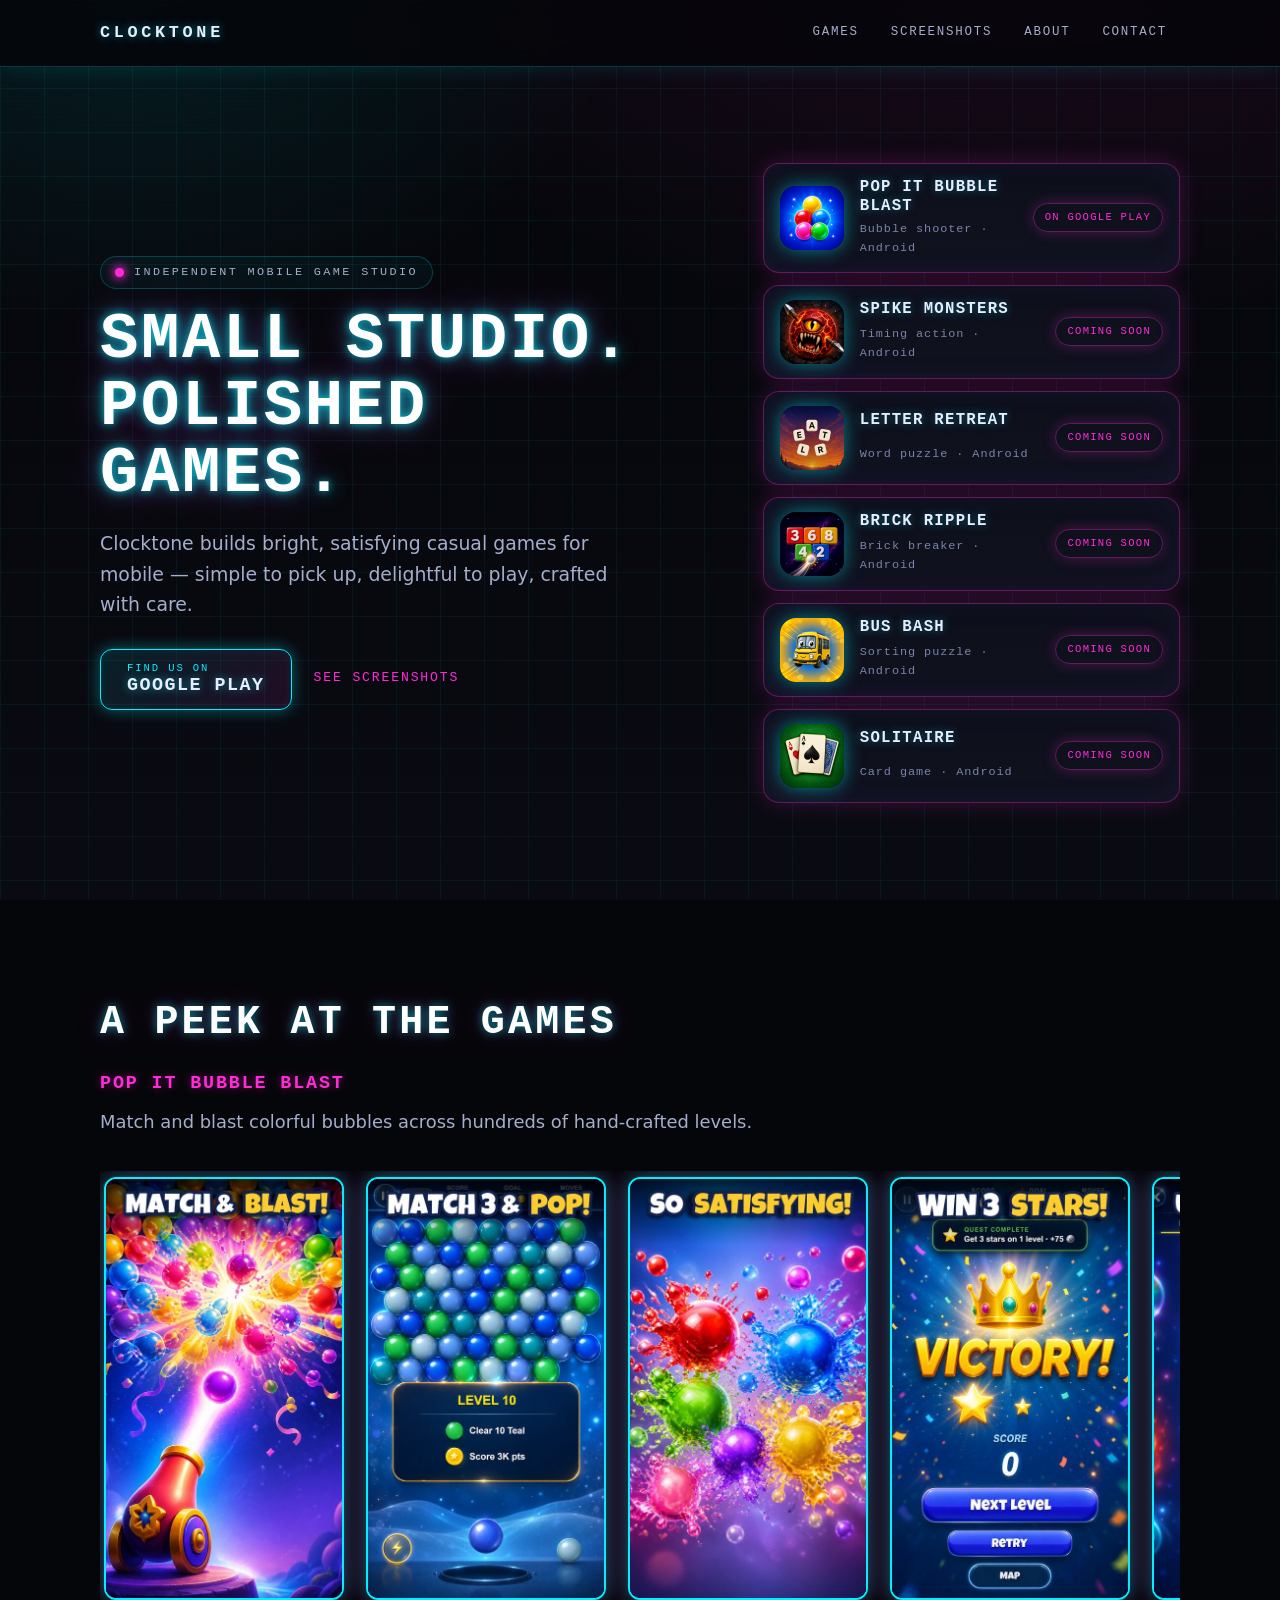
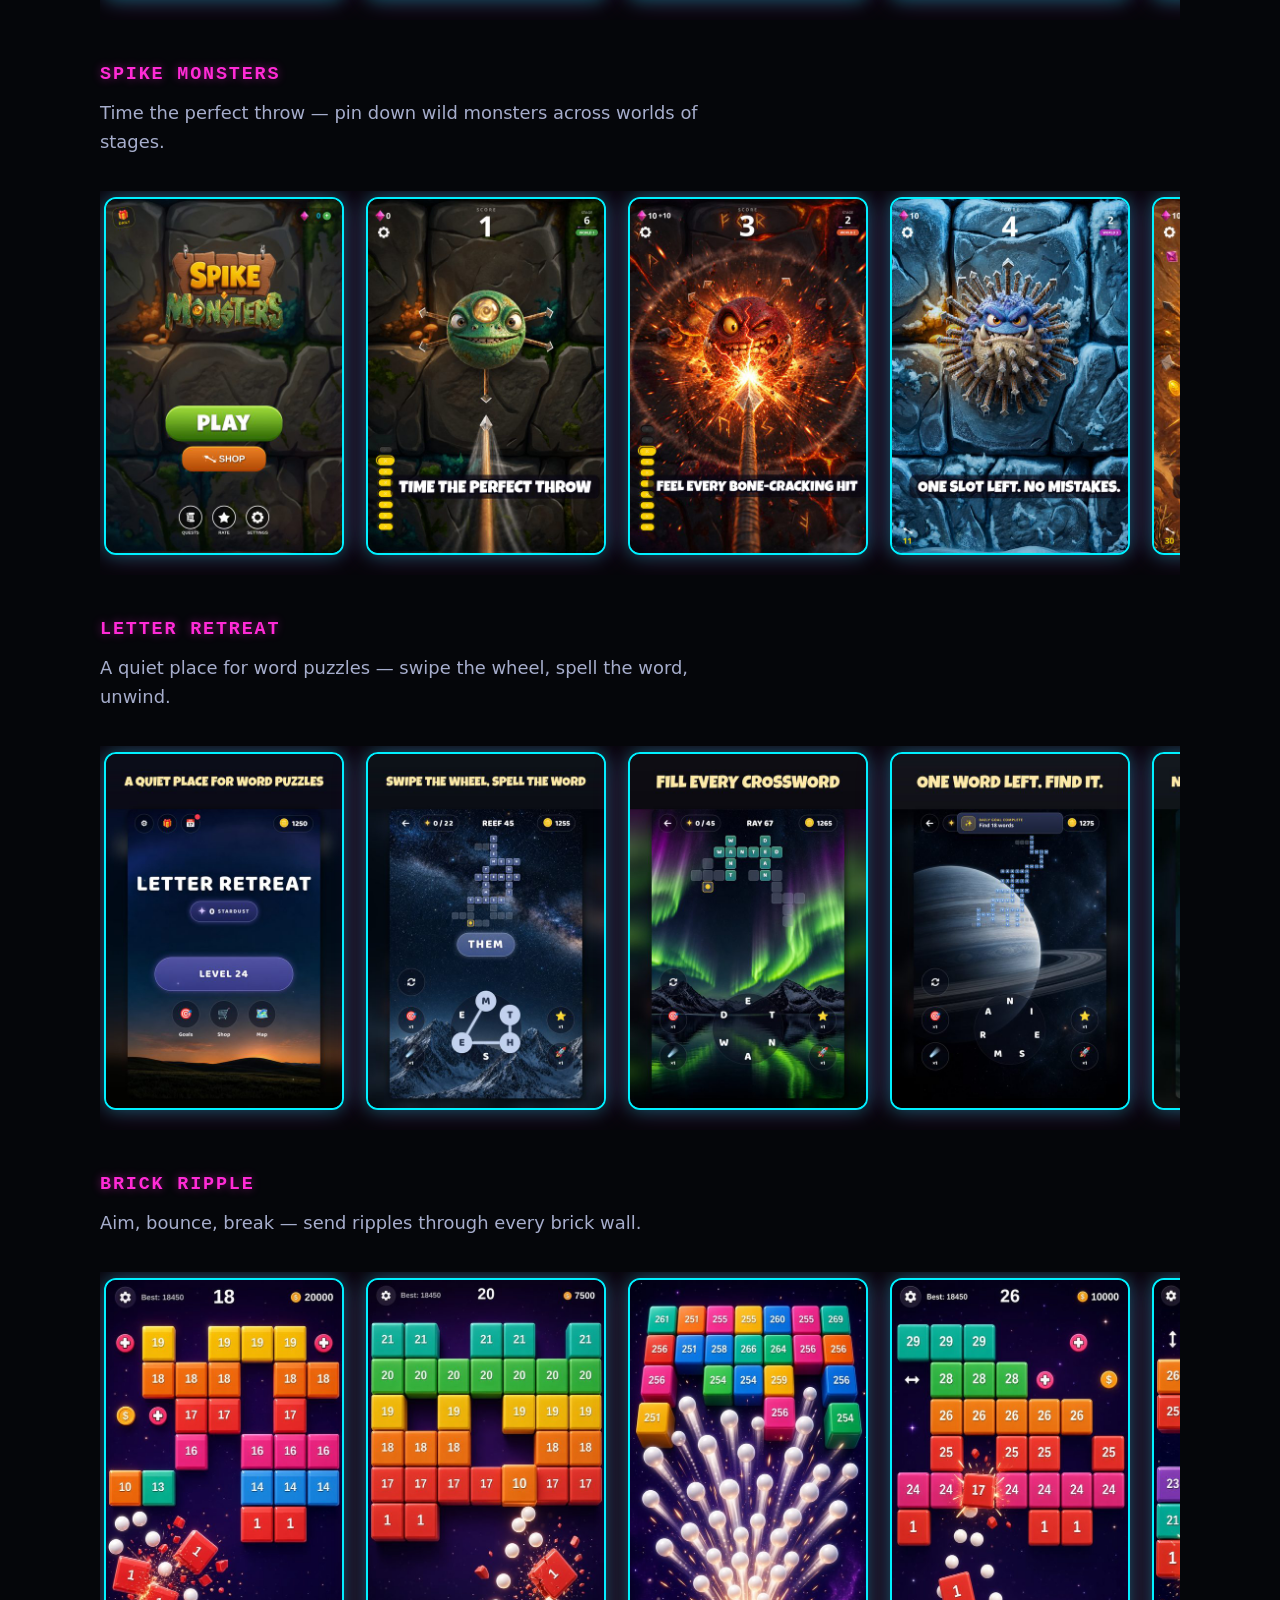
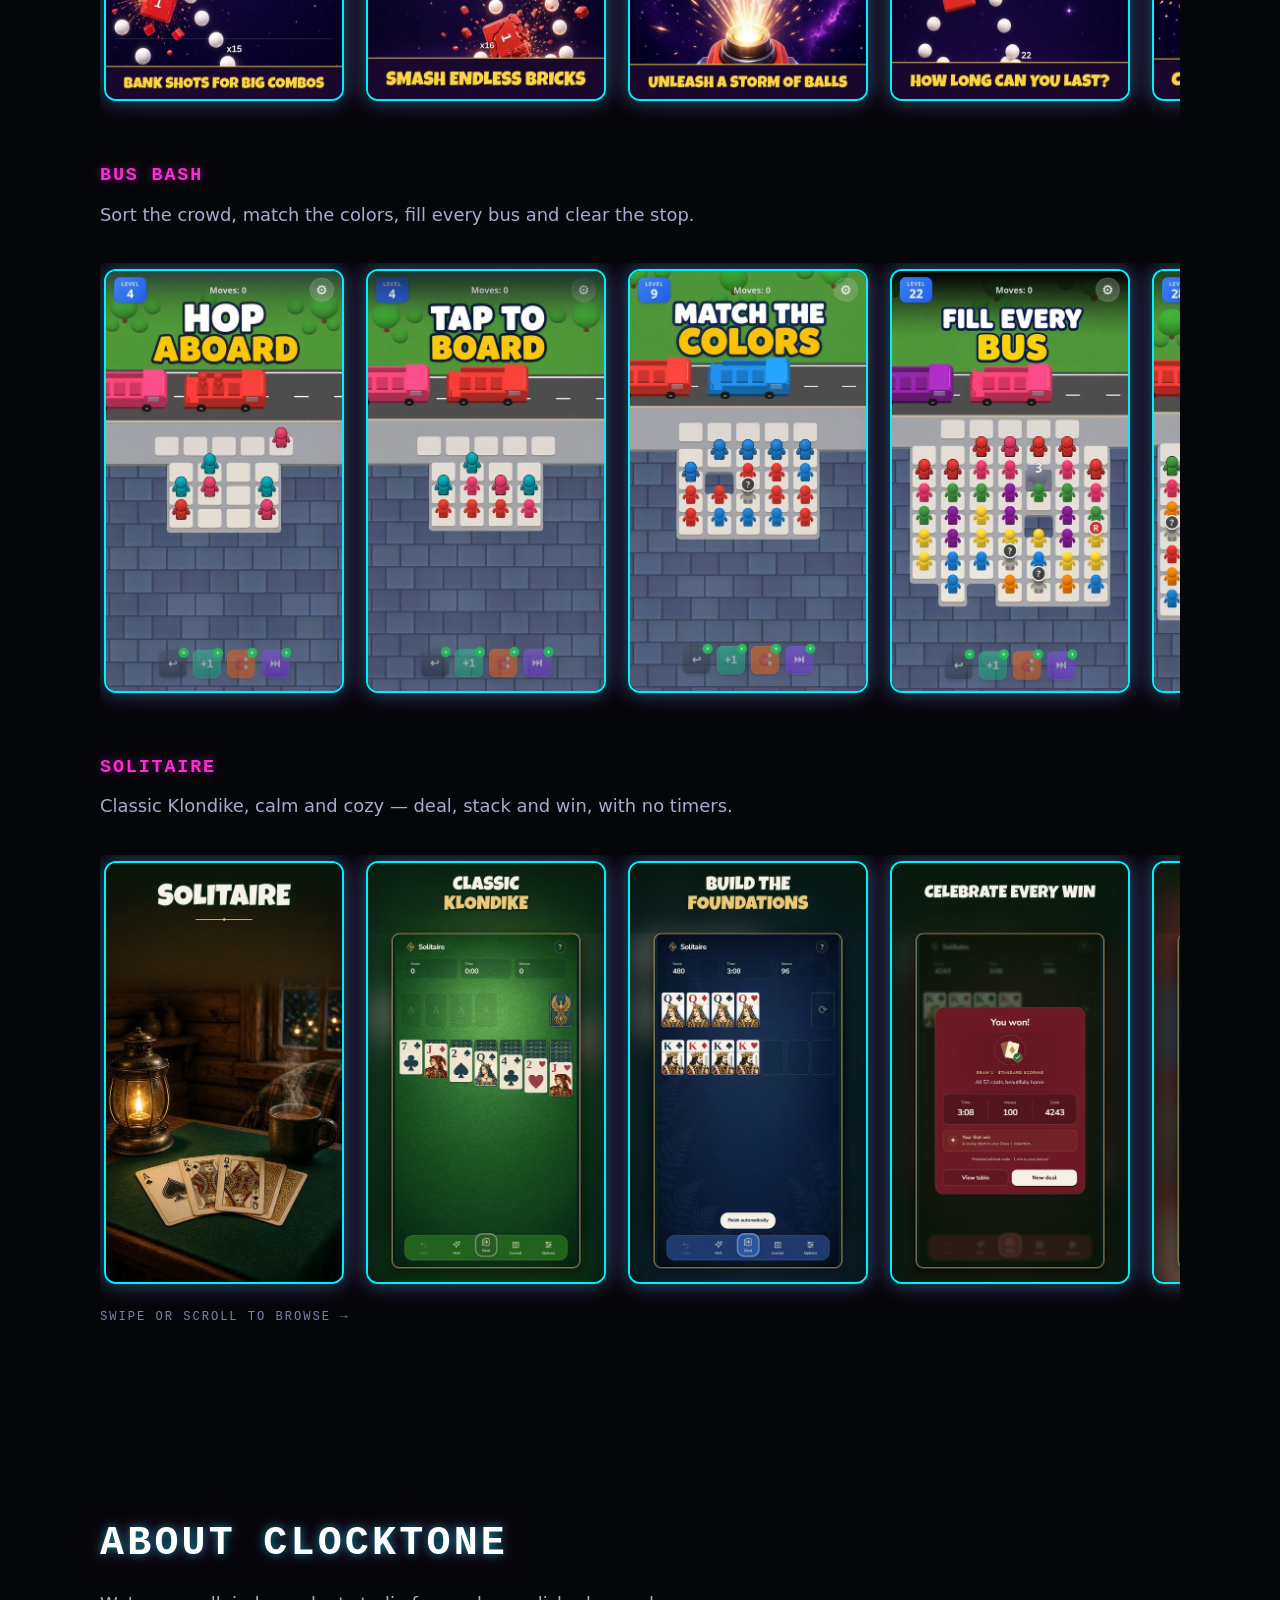
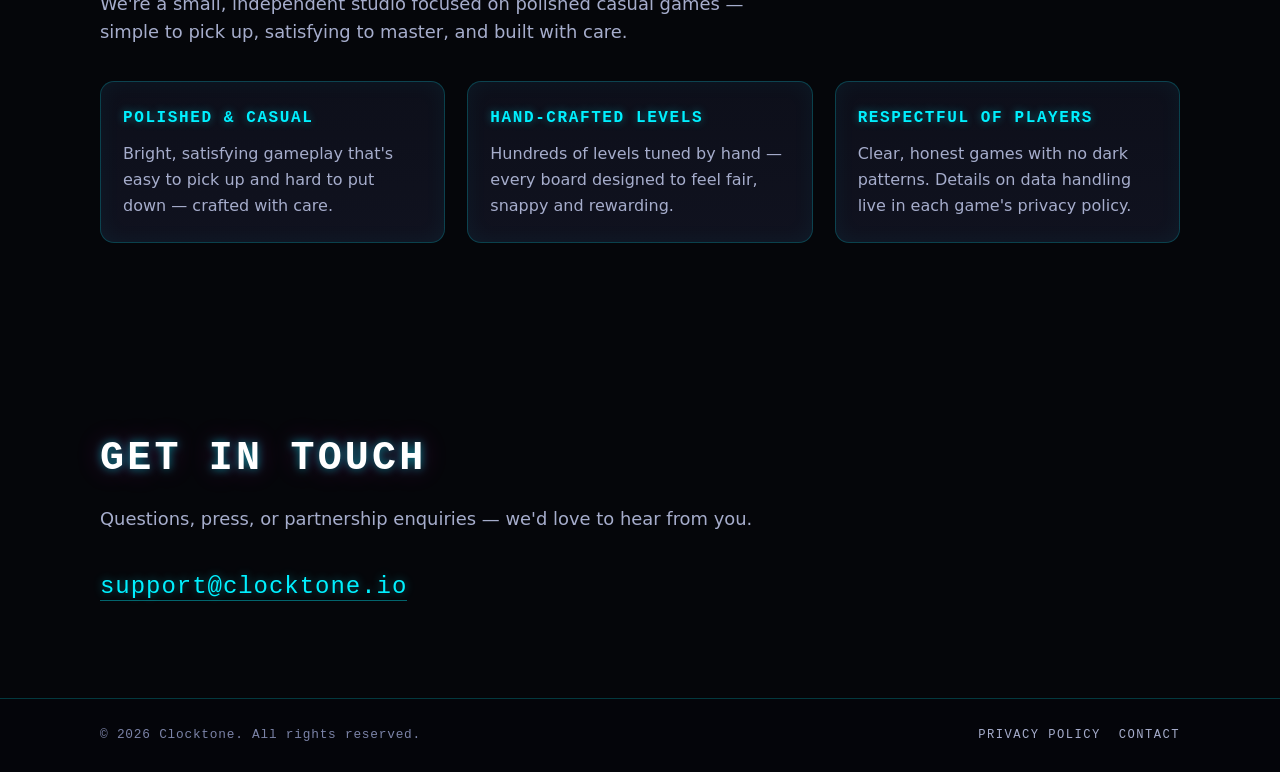
<file: index.html>
<!-- Variant: Dark Neon Arcade -->
<!DOCTYPE html>
<html lang="en">
<head>
  <meta charset="utf-8">
  <meta name="viewport" content="width=device-width, initial-scale=1">
  <title>Clocktone — Indie Mobile Game Studio</title>
  <meta name="description" content="Clocktone is a small independent studio crafting polished casual mobile games: Pop It Bubble Blast, Spike Monsters, Letter Retreat, Brick Ripple, Bus Bash, and Solitaire on Google Play.">
  <link rel="icon" type="image/png" href="assets/favicon.png">
  <link rel="apple-touch-icon" href="assets/icon-512.png">
  <link rel="canonical" href="index.html">
  <meta name="theme-color" content="#05060a">
  <meta property="og:type" content="website">
  <meta property="og:title" content="Clocktone — Indie Mobile Game Studio">
  <meta property="og:description" content="A small independent studio crafting polished casual games: Pop It Bubble Blast, Spike Monsters, Letter Retreat, Brick Ripple, Bus Bash, and Solitaire.">
  <meta property="og:image" content="assets/icon-512.png">
  <meta name="twitter:card" content="summary">
  <meta name="facebook-domain-verification" content="9g7r8xvypyueyzxzrxx1bj2gfw8gye" />
  <link rel="stylesheet" href="style.css">
</head>
<body>
  <a class="skip-link" href="#main">Skip to content</a>

  <header class="site-header">
    <div class="wrap header-inner">
      <a class="brand" href="index.html" aria-label="Clocktone home">
        <span class="brand-name">Clocktone</span>
      </a>
      <nav class="primary-nav" aria-label="Primary">
        <button class="nav-toggle" aria-expanded="false" aria-controls="nav-menu" aria-label="Toggle navigation menu">
          <span class="nav-toggle-bar" aria-hidden="true"></span>
          <span class="nav-toggle-bar" aria-hidden="true"></span>
          <span class="nav-toggle-bar" aria-hidden="true"></span>
        </button>
        <ul class="nav-menu" id="nav-menu">
          <li><a href="#games">Games</a></li>
          <li><a href="#screenshots">Screenshots</a></li>
          <li><a href="#about">About</a></li>
          <li><a href="#contact">Contact</a></li>
        </ul>
      </nav>
    </div>
  </header>

  <main id="main">
    <section class="hero" id="games">
      <div class="wrap hero-grid">
        <div class="hero-copy">
          <p class="eyebrow"><span class="pulse-dot" aria-hidden="true"></span>Independent mobile game studio</p>
          <h1 class="hero-title">Small studio.<br>Polished games.</h1>
          <p class="lede">Clocktone builds bright, satisfying casual games for mobile — simple to pick up, delightful to play, crafted with care.</p>
          <div class="hero-actions">
            <a class="store-badge" href="#" role="button" aria-disabled="true" aria-label="Clocktone games on Google Play">
              <span class="store-badge-small">Find us on</span>
              <span class="store-badge-big">Google Play</span>
            </a>
            <a class="link-secondary" href="#screenshots">See screenshots</a>
          </div>
        </div>

        <div class="games-grid">
          <div class="game-card">
            <img class="game-icon" src="assets/icon-512.png" width="96" height="96" alt="Pop It Bubble Blast app icon: five glossy candy-colored bubbles on a royal blue background.">
            <h2 class="game-title">Pop It Bubble Blast</h2>
            <p class="game-meta">Bubble shooter · Android</p>
            <p class="coming-tag">On Google Play</p>
          </div>
          <div class="game-card">
            <img class="game-icon" src="assets/spike-icon-512.png" width="96" height="96" alt="Spike Monsters app icon: a fiery one-eyed monster ball pierced by two metal spears.">
            <h2 class="game-title">Spike Monsters</h2>
            <p class="game-meta">Timing action · Android</p>
            <p class="coming-tag">Coming soon</p>
          </div>
          <div class="game-card">
            <img class="game-icon" src="assets/letter-icon-512.png" width="96" height="96" alt="Letter Retreat app icon: cream letter tiles floating over a sunset mountain landscape.">
            <h2 class="game-title">Letter Retreat</h2>
            <p class="game-meta">Word puzzle · Android</p>
            <p class="coming-tag">Coming soon</p>
          </div>
          <div class="game-card">
            <img class="game-icon" src="assets/brick-icon-512.png" width="96" height="96" alt="Brick Ripple app icon.">
            <h2 class="game-title">Brick Ripple</h2>
            <p class="game-meta">Brick breaker · Android</p>
            <p class="coming-tag">Coming soon</p>
          </div>
          <div class="game-card">
            <img class="game-icon" src="assets/bus-icon-512.png" width="96" height="96" alt="Bus Bash app icon: a bright bus loaded with colorful passengers.">
            <h2 class="game-title">Bus Bash</h2>
            <p class="game-meta">Sorting puzzle · Android</p>
            <p class="coming-tag">Coming soon</p>
          </div>
          <div class="game-card">
            <img class="game-icon" src="assets/solitaire-icon-512.png" width="96" height="96" alt="Solitaire app icon: a fanned hand of playing cards on a green felt table.">
            <h2 class="game-title">Solitaire</h2>
            <p class="game-meta">Card game · Android</p>
            <p class="coming-tag">Coming soon</p>
          </div>
        </div>
      </div>
    </section>

    <section class="section screenshots" id="screenshots">
      <div class="wrap">
        <h2 class="section-title">A peek at the games</h2>

        <h3 class="shots-game-title">Pop It Bubble Blast</h3>
        <p class="section-lede">Match and blast colorful bubbles across hundreds of hand-crafted levels.</p>
        <ul class="shots" role="list">
          <li class="shot"><img src="assets/shot-01.jpg" width="480" height="853" loading="lazy" alt="A cannon fires a purple bubble into a rainbow burst of popping bubbles."></li>
          <li class="shot"><img src="assets/shot-02.jpg" width="480" height="853" loading="lazy" alt="A blue-themed level board with a Level 10 objective: clear 10 teal bubbles and score 3K points."></li>
          <li class="shot"><img src="assets/shot-03.jpg" width="480" height="853" loading="lazy" alt="Glossy red, blue, green, purple, pink and yellow bubbles bursting in a colorful splash."></li>
          <li class="shot"><img src="assets/shot-04.jpg" width="480" height="853" loading="lazy" alt="Victory screen with a golden crown, stars and a Next Level button after completing a level."></li>
          <li class="shot"><img src="assets/shot-05.jpg" width="480" height="853" loading="lazy" alt="Boosters shop showing Rainbow Bubble, Bomb, Fireball, Lightning and other power-ups."></li>
          <li class="shot"><img src="assets/shot-06.jpg" width="480" height="853" loading="lazy" alt="A triangular cluster of multicolored bubbles including special star, freeze and bomb bubbles."></li>
        </ul>

        <h3 class="shots-game-title">Spike Monsters</h3>
        <p class="section-lede">Time the perfect throw — pin down wild monsters across worlds of stages.</p>
        <ul class="shots" role="list">
          <li class="shot"><img src="assets/spike-shot-01.jpg" width="480" loading="lazy" alt="Spike Monsters title screen with hanging wooden signs, a green Play button and an orange Shop button on a dungeon wall."></li>
          <li class="shot"><img src="assets/spike-shot-02.jpg" width="480" loading="lazy" alt="A green googly-eyed monster ball stuck with arrows as a spear is aimed at it — Stage 6, World 1."></li>
          <li class="shot"><img src="assets/spike-shot-03.jpg" width="480" loading="lazy" alt="Spike Monsters gameplay with a monster surrounded by embedded spears."></li>
          <li class="shot"><img src="assets/spike-shot-04.jpg" width="480" loading="lazy" alt="Spike Monsters gameplay showing a boss monster and throw meter."></li>
          <li class="shot"><img src="assets/spike-shot-05.jpg" width="480" loading="lazy" alt="Spike Monsters shop screen with unlockable spears and characters."></li>
          <li class="shot"><img src="assets/spike-shot-06.jpg" width="480" loading="lazy" alt="Spike Monsters victory screen after clearing a stage."></li>
        </ul>

        <h3 class="shots-game-title">Letter Retreat</h3>
        <p class="section-lede">A quiet place for word puzzles — swipe the wheel, spell the word, unwind.</p>
        <ul class="shots" role="list">
          <li class="shot"><img src="assets/letter-shot-01.jpg" width="480" loading="lazy" alt="Letter Retreat home screen with a Level 24 button over peaceful twilight hills."></li>
          <li class="shot"><img src="assets/letter-shot-02.jpg" width="480" loading="lazy" alt="A crossword-style grid under a starry Milky Way sky with a circular letter wheel spelling words."></li>
          <li class="shot"><img src="assets/letter-shot-03.jpg" width="480" loading="lazy" alt="Letter Retreat puzzle board with letter tiles over a serene mountain night scene."></li>
          <li class="shot"><img src="assets/letter-shot-04.jpg" width="480" loading="lazy" alt="Letter Retreat level with a partially filled word grid and letter wheel."></li>
          <li class="shot"><img src="assets/letter-shot-05.jpg" width="480" loading="lazy" alt="Letter Retreat map screen showing progress through tranquil landscapes."></li>
          <li class="shot"><img src="assets/letter-shot-06.jpg" width="480" loading="lazy" alt="Letter Retreat gameplay with boosters beside the letter wheel."></li>
        </ul>

        <h3 class="shots-game-title">Brick Ripple</h3>
        <p class="section-lede">Aim, bounce, break — send ripples through every brick wall.</p>
        <ul class="shots" role="list">
          <li class="shot"><img src="assets/brick-shot-01.jpg" width="480" height="853" loading="lazy" alt="Brick Ripple screenshot 1."></li>
          <li class="shot"><img src="assets/brick-shot-02.jpg" width="480" height="853" loading="lazy" alt="Brick Ripple screenshot 2."></li>
          <li class="shot"><img src="assets/brick-shot-03.jpg" width="480" height="853" loading="lazy" alt="Brick Ripple screenshot 3."></li>
          <li class="shot"><img src="assets/brick-shot-04.jpg" width="480" height="853" loading="lazy" alt="Brick Ripple screenshot 4."></li>
          <li class="shot"><img src="assets/brick-shot-05.jpg" width="480" height="853" loading="lazy" alt="Brick Ripple screenshot 5."></li>
          <li class="shot"><img src="assets/brick-shot-06.jpg" width="480" height="853" loading="lazy" alt="Brick Ripple screenshot 6."></li>
        </ul>

        <h3 class="shots-game-title">Bus Bash</h3>
        <p class="section-lede">Sort the crowd, match the colors, fill every bus and clear the stop.</p>
        <ul class="shots" role="list">
          <li class="shot"><img src="assets/bus-shot-01.jpg" width="480" height="853" loading="lazy" alt="Bus Bash: hop aboard — passengers waiting at a colorful bus stop."></li>
          <li class="shot"><img src="assets/bus-shot-02.jpg" width="480" height="853" loading="lazy" alt="Bus Bash: tap a passenger to board the matching bus."></li>
          <li class="shot"><img src="assets/bus-shot-03.jpg" width="480" height="853" loading="lazy" alt="Bus Bash: match passenger colors to the right bus."></li>
          <li class="shot"><img src="assets/bus-shot-04.jpg" width="480" height="853" loading="lazy" alt="Bus Bash: fill the bus with matching passengers."></li>
          <li class="shot"><img src="assets/bus-shot-05.jpg" width="480" height="853" loading="lazy" alt="Bus Bash: clear the whole stop to win the level."></li>
          <li class="shot"><img src="assets/bus-shot-06.jpg" width="480" height="853" loading="lazy" alt="Bus Bash: beat the level and move on to the next stop."></li>
        </ul>

        <h3 class="shots-game-title">Solitaire</h3>
        <p class="section-lede">Classic Klondike, calm and cozy — deal, stack and win, with no timers.</p>
        <ul class="shots" role="list">
          <li class="shot"><img src="assets/solitaire-shot-01.jpg" width="480" height="853" loading="lazy" alt="Solitaire title art: a fanned hand of cards beside a glowing lantern on a wooden table."></li>
          <li class="shot"><img src="assets/solitaire-shot-02.jpg" width="480" height="853" loading="lazy" alt="Classic Klondike: a fresh deal on the green felt table."></li>
          <li class="shot"><img src="assets/solitaire-shot-03.jpg" width="480" height="853" loading="lazy" alt="Build the foundations: four kings and queens stacked on a navy table."></li>
          <li class="shot"><img src="assets/solitaire-shot-04.jpg" width="480" height="853" loading="lazy" alt="Celebrate every win: the You won screen with time, moves and score."></li>
          <li class="shot"><img src="assets/solitaire-shot-05.jpg" width="480" height="853" loading="lazy" alt="Collect card backs: a grid of patterned card back designs."></li>
          <li class="shot"><img src="assets/solitaire-shot-06.jpg" width="480" height="853" loading="lazy" alt="A new deal every day: the daily challenge calendar."></li>
        </ul>

        <p class="shots-hint">Swipe or scroll to browse →</p>
      </div>
    </section>

    <section class="section about" id="about">
      <div class="wrap">
        <h2 class="section-title">About Clocktone</h2>
        <p class="section-lede">We're a small, independent studio focused on polished casual games — simple to pick up, satisfying to master, and built with care.</p>
        <ul class="features" role="list">
          <li class="feature">
            <h3 class="feature-title">Polished &amp; casual</h3>
            <p>Bright, satisfying gameplay that's easy to pick up and hard to put down — crafted with care.</p>
          </li>
          <li class="feature">
            <h3 class="feature-title">Hand-crafted levels</h3>
            <p>Hundreds of levels tuned by hand — every board designed to feel fair, snappy and rewarding.</p>
          </li>
          <li class="feature">
            <h3 class="feature-title">Respectful of players</h3>
            <p>Clear, honest games with no dark patterns. Details on data handling live in each game's privacy policy.</p>
          </li>
        </ul>
      </div>
    </section>

    <section class="section contact" id="contact">
      <div class="wrap">
        <h2 class="section-title">Get in touch</h2>
        <p class="section-lede">Questions, press, or partnership enquiries — we'd love to hear from you.</p>
        <a class="email-link" href="mailto:support@clocktone.io">support@clocktone.io</a>
      </div>
    </section>
  </main>

  <footer class="site-footer">
    <div class="wrap footer-inner">
      <p class="copyright">© 2026 Clocktone. All rights reserved.</p>
      <nav class="footer-nav" aria-label="Footer">
        <a href="privacy.html">Privacy Policy</a>
        <a href="mailto:support@clocktone.io">Contact</a>
      </nav>
    </div>
  </footer>

  <script>
    (function () {
      var toggle = document.querySelector('.nav-toggle');
      var menu = document.getElementById('nav-menu');
      if (!toggle || !menu) return;
      toggle.addEventListener('click', function () {
        var open = toggle.getAttribute('aria-expanded') === 'true';
        toggle.setAttribute('aria-expanded', String(!open));
        menu.classList.toggle('is-open', !open);
      });
      menu.addEventListener('click', function (e) {
        if (e.target.tagName === 'A') {
          toggle.setAttribute('aria-expanded', 'false');
          menu.classList.remove('is-open');
        }
      });
    })();
  </script>
</body>
</html>
</file>
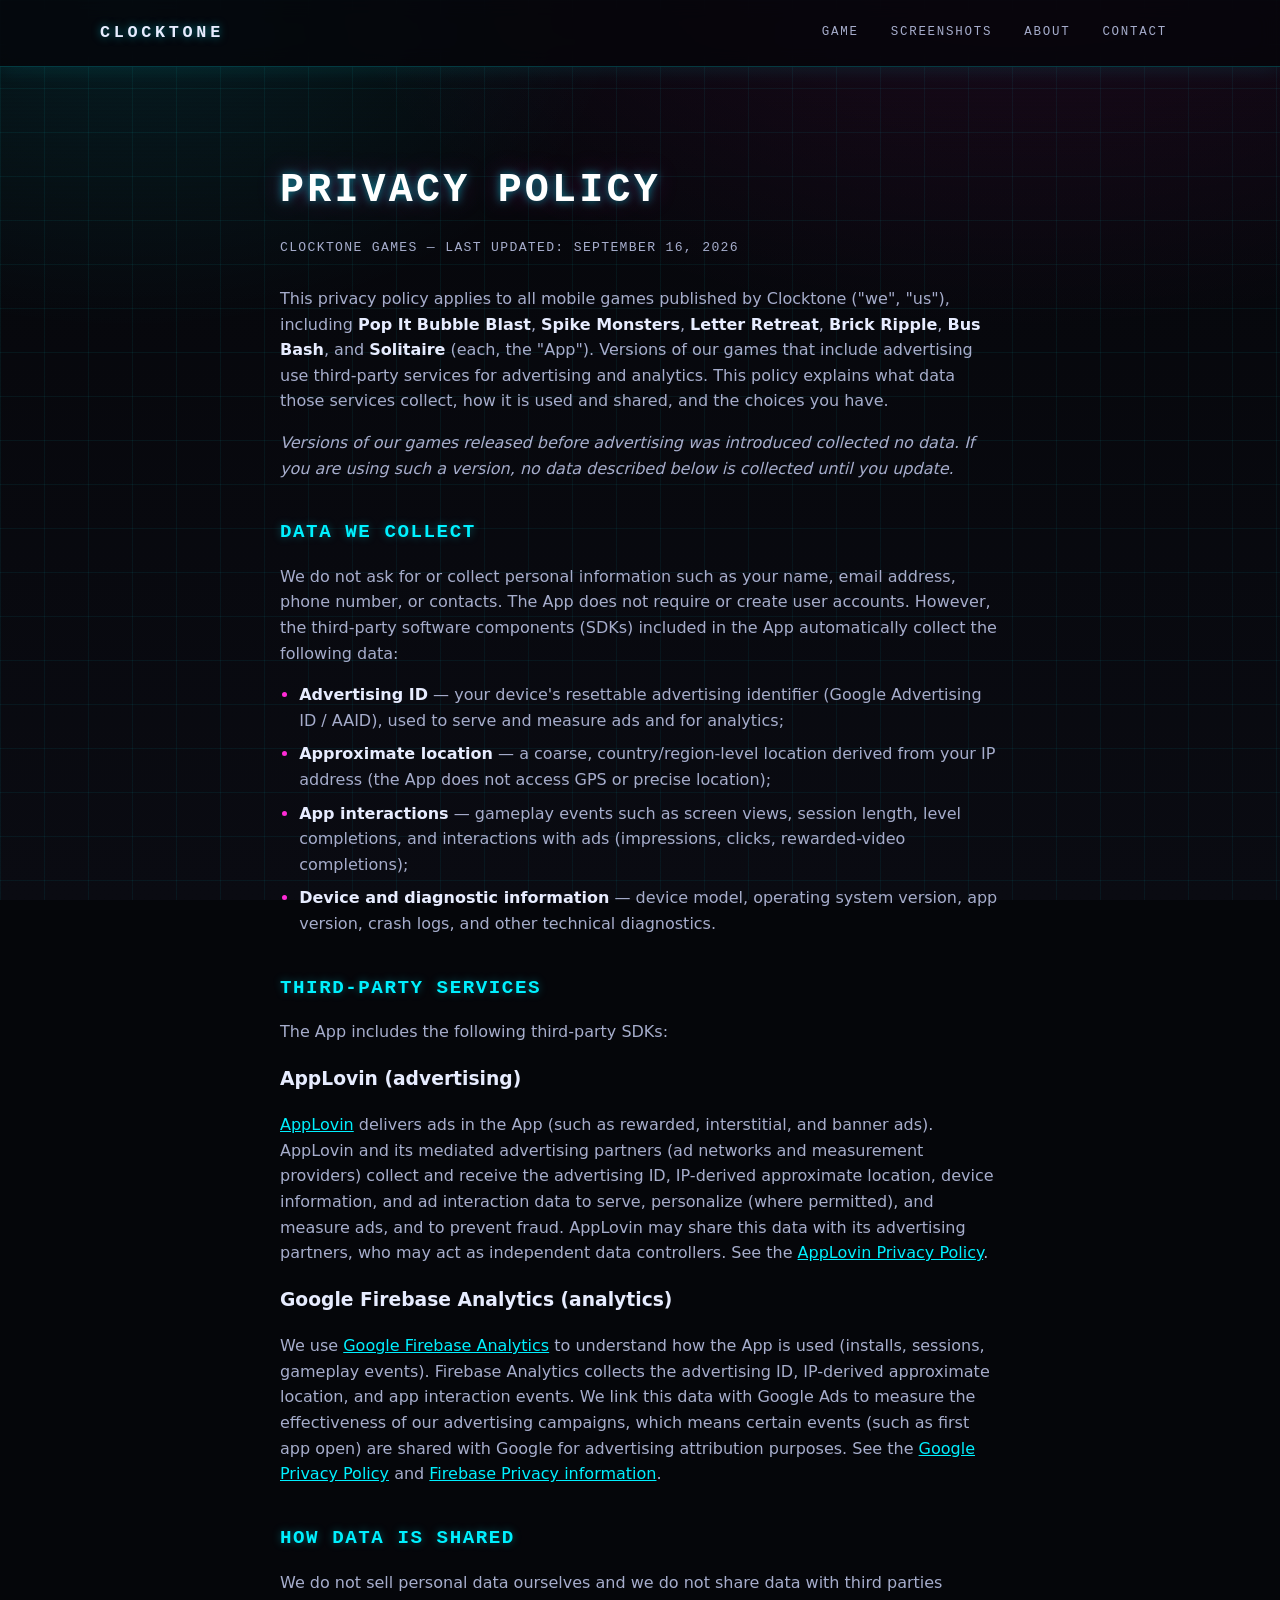
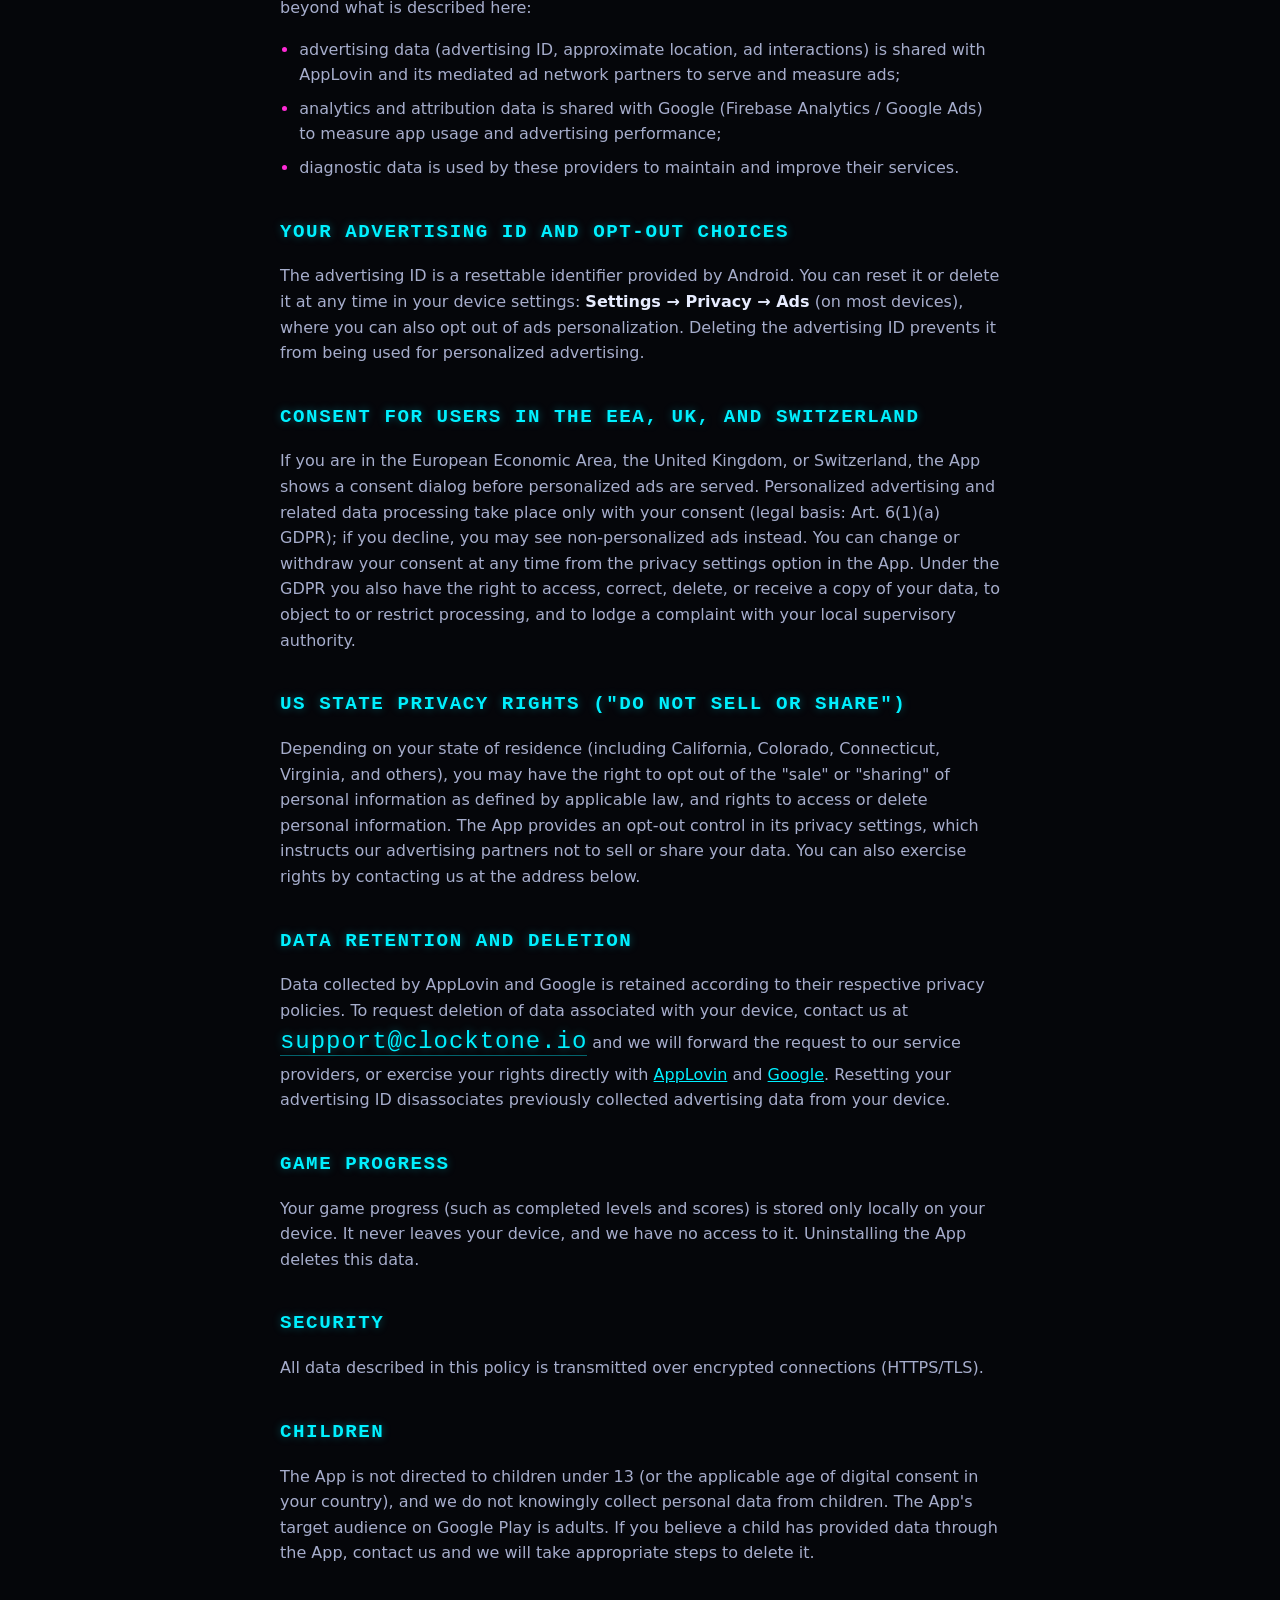
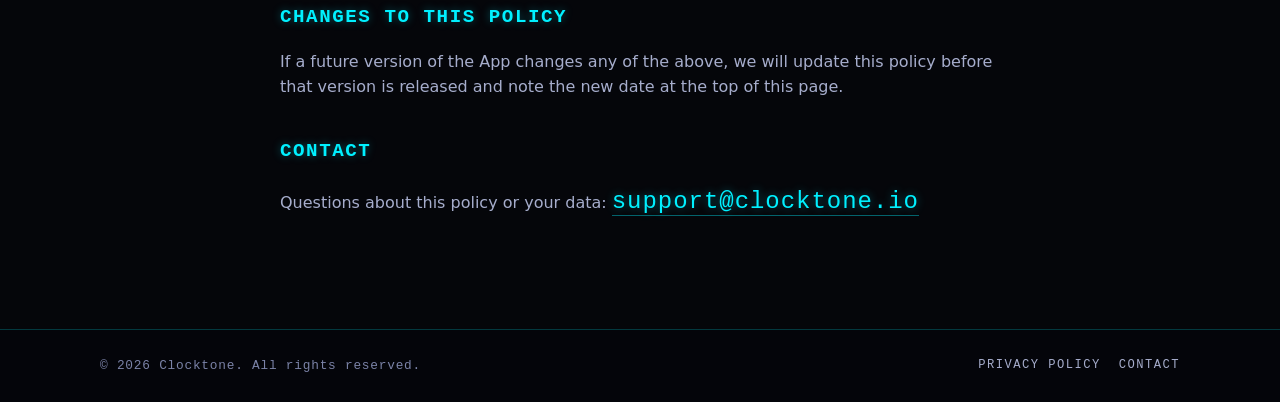
<file: privacy.html>
<!-- Variant: Dark Neon Arcade -->
<!DOCTYPE html>
<html lang="en">
<head>
  <meta charset="utf-8">
  <meta name="viewport" content="width=device-width, initial-scale=1">
  <title>Privacy Policy · Clocktone</title>
  <meta name="description" content="Privacy policy for Clocktone games. Learn what data our games collect for ads and analytics, how it is shared, and your privacy choices.">
  <link rel="icon" type="image/png" href="assets/favicon.png">
  <link rel="apple-touch-icon" href="assets/icon-512.png">
  <link rel="canonical" href="privacy.html">
  <meta name="theme-color" content="#05060a">
  <meta property="og:type" content="article">
  <meta property="og:title" content="Privacy Policy · Clocktone">
  <meta property="og:description" content="What data Clocktone games collect for ads and analytics, how it is shared, and your privacy choices.">
  <meta property="og:image" content="assets/icon-512.png">
  <meta name="twitter:card" content="summary">
  <link rel="stylesheet" href="style.css">
</head>
<body>
  <a class="skip-link" href="#main">Skip to content</a>

  <header class="site-header">
    <div class="wrap header-inner">
      <a class="brand" href="index.html" aria-label="Clocktone home">
        <span class="brand-name">Clocktone</span>
      </a>
      <nav class="primary-nav" aria-label="Primary">
        <button class="nav-toggle" aria-expanded="false" aria-controls="nav-menu" aria-label="Toggle navigation menu">
          <span class="nav-toggle-bar" aria-hidden="true"></span>
          <span class="nav-toggle-bar" aria-hidden="true"></span>
          <span class="nav-toggle-bar" aria-hidden="true"></span>
        </button>
        <ul class="nav-menu" id="nav-menu">
          <li><a href="index.html#game">Game</a></li>
          <li><a href="index.html#screenshots">Screenshots</a></li>
          <li><a href="index.html#about">About</a></li>
          <li><a href="index.html#contact">Contact</a></li>
        </ul>
      </nav>
    </div>
  </header>

  <main id="main">
    <article class="section legal">
      <div class="wrap wrap-narrow">
        <h1 class="section-title">Privacy Policy</h1>
        <p class="legal-meta">Clocktone Games — Last updated: September 16, 2026</p>
        <p>This privacy policy applies to all mobile games published by Clocktone ("we", "us"), including <strong>Pop It Bubble Blast</strong>, <strong>Spike Monsters</strong>, <strong>Letter Retreat</strong>, <strong>Brick Ripple</strong>, <strong>Bus Bash</strong>, and <strong>Solitaire</strong> (each, the "App"). Versions of our games that include advertising use third-party services for advertising and analytics. This policy explains what data those services collect, how it is used and shared, and the choices you have.</p>
        <p><em>Versions of our games released before advertising was introduced collected no data. If you are using such a version, no data described below is collected until you update.</em></p>

        <h2>Data We Collect</h2>
        <p>We do not ask for or collect personal information such as your name, email address, phone number, or contacts. The App does not require or create user accounts. However, the third-party software components (SDKs) included in the App automatically collect the following data:</p>
        <ul>
          <li><strong>Advertising ID</strong> — your device's resettable advertising identifier (Google Advertising ID / AAID), used to serve and measure ads and for analytics;</li>
          <li><strong>Approximate location</strong> — a coarse, country/region-level location derived from your IP address (the App does not access GPS or precise location);</li>
          <li><strong>App interactions</strong> — gameplay events such as screen views, session length, level completions, and interactions with ads (impressions, clicks, rewarded-video completions);</li>
          <li><strong>Device and diagnostic information</strong> — device model, operating system version, app version, crash logs, and other technical diagnostics.</li>
        </ul>

        <h2>Third-Party Services</h2>
        <p>The App includes the following third-party SDKs:</p>
        <h3>AppLovin (advertising)</h3>
        <p><a href="https://www.applovin.com" rel="noopener">AppLovin</a> delivers ads in the App (such as rewarded, interstitial, and banner ads). AppLovin and its mediated advertising partners (ad networks and measurement providers) collect and receive the advertising ID, IP-derived approximate location, device information, and ad interaction data to serve, personalize (where permitted), and measure ads, and to prevent fraud. AppLovin may share this data with its advertising partners, who may act as independent data controllers. See the <a href="https://legal.applovin.com/privacy/" rel="noopener">AppLovin Privacy Policy</a>.</p>
        <h3>Google Firebase Analytics (analytics)</h3>
        <p>We use <a href="https://firebase.google.com" rel="noopener">Google Firebase Analytics</a> to understand how the App is used (installs, sessions, gameplay events). Firebase Analytics collects the advertising ID, IP-derived approximate location, and app interaction events. We link this data with Google Ads to measure the effectiveness of our advertising campaigns, which means certain events (such as first app open) are shared with Google for advertising attribution purposes. See the <a href="https://policies.google.com/privacy" rel="noopener">Google Privacy Policy</a> and <a href="https://firebase.google.com/support/privacy" rel="noopener">Firebase Privacy information</a>.</p>

        <h2>How Data Is Shared</h2>
        <p>We do not sell personal data ourselves and we do not share data with third parties beyond what is described here:</p>
        <ul>
          <li>advertising data (advertising ID, approximate location, ad interactions) is shared with AppLovin and its mediated ad network partners to serve and measure ads;</li>
          <li>analytics and attribution data is shared with Google (Firebase Analytics / Google Ads) to measure app usage and advertising performance;</li>
          <li>diagnostic data is used by these providers to maintain and improve their services.</li>
        </ul>

        <h2>Your Advertising ID and Opt-Out Choices</h2>
        <p>The advertising ID is a resettable identifier provided by Android. You can reset it or delete it at any time in your device settings: <strong>Settings → Privacy → Ads</strong> (on most devices), where you can also opt out of ads personalization. Deleting the advertising ID prevents it from being used for personalized advertising.</p>

        <h2>Consent for Users in the EEA, UK, and Switzerland</h2>
        <p>If you are in the European Economic Area, the United Kingdom, or Switzerland, the App shows a consent dialog before personalized ads are served. Personalized advertising and related data processing take place only with your consent (legal basis: Art. 6(1)(a) GDPR); if you decline, you may see non-personalized ads instead. You can change or withdraw your consent at any time from the privacy settings option in the App. Under the GDPR you also have the right to access, correct, delete, or receive a copy of your data, to object to or restrict processing, and to lodge a complaint with your local supervisory authority.</p>

        <h2>US State Privacy Rights ("Do Not Sell or Share")</h2>
        <p>Depending on your state of residence (including California, Colorado, Connecticut, Virginia, and others), you may have the right to opt out of the "sale" or "sharing" of personal information as defined by applicable law, and rights to access or delete personal information. The App provides an opt-out control in its privacy settings, which instructs our advertising partners not to sell or share your data. You can also exercise rights by contacting us at the address below.</p>

        <h2>Data Retention and Deletion</h2>
        <p>Data collected by AppLovin and Google is retained according to their respective privacy policies. To request deletion of data associated with your device, contact us at <a class="email-link" href="mailto:support@clocktone.io">support@clocktone.io</a> and we will forward the request to our service providers, or exercise your rights directly with <a href="https://legal.applovin.com/privacy/" rel="noopener">AppLovin</a> and <a href="https://policies.google.com/privacy" rel="noopener">Google</a>. Resetting your advertising ID disassociates previously collected advertising data from your device.</p>

        <h2>Game Progress</h2>
        <p>Your game progress (such as completed levels and scores) is stored only locally on your device. It never leaves your device, and we have no access to it. Uninstalling the App deletes this data.</p>

        <h2>Security</h2>
        <p>All data described in this policy is transmitted over encrypted connections (HTTPS/TLS).</p>

        <h2>Children</h2>
        <p>The App is not directed to children under 13 (or the applicable age of digital consent in your country), and we do not knowingly collect personal data from children. The App's target audience on Google Play is adults. If you believe a child has provided data through the App, contact us and we will take appropriate steps to delete it.</p>

        <h2>Changes to This Policy</h2>
        <p>If a future version of the App changes any of the above, we will update this policy before that version is released and note the new date at the top of this page.</p>

        <h2>Contact</h2>
        <p>Questions about this policy or your data: <a class="email-link" href="mailto:support@clocktone.io">support@clocktone.io</a></p>
      </div>
    </article>
  </main>

  <footer class="site-footer">
    <div class="wrap footer-inner">
      <p class="copyright">© 2026 Clocktone. All rights reserved.</p>
      <nav class="footer-nav" aria-label="Footer">
        <a href="privacy.html">Privacy Policy</a>
        <a href="mailto:support@clocktone.io">Contact</a>
      </nav>
    </div>
  </footer>

  <script>
    (function () {
      var toggle = document.querySelector('.nav-toggle');
      var menu = document.getElementById('nav-menu');
      if (!toggle || !menu) return;
      toggle.addEventListener('click', function () {
        var open = toggle.getAttribute('aria-expanded') === 'true';
        toggle.setAttribute('aria-expanded', String(!open));
        menu.classList.toggle('is-open', !open);
      });
      menu.addEventListener('click', function (e) {
        if (e.target.tagName === 'A') {
          toggle.setAttribute('aria-expanded', 'false');
          menu.classList.remove('is-open');
        }
      });
    })();
  </script>
</body>
</html>
</file>
<file: style.css>
/* ============================================================
   Clocktone — Variant v2: Dark Neon Arcade
   Retro-futuristic synthwave / arcade cabinet aesthetic
   ============================================================ */

:root {
  --bg: #05060a;
  --bg-2: #0a0b12;
  --panel: #0d0f1a;
  --panel-2: #10121f;
  --cyan: #00f0ff;
  --magenta: #ff2bd6;
  --purple: #8a5cff;
  --text: #e7ecff;
  --text-dim: #a6adcc;
  --text-faint: #7b83a8;
  --grid-line: rgba(0, 240, 255, 0.06);
  --border: rgba(0, 240, 255, 0.22);
  --border-magenta: rgba(255, 43, 214, 0.35);
  --radius: 14px;
  --wrap: 1120px;
  --mono: ui-monospace, "Courier New", monospace;
}

* { box-sizing: border-box; }

html { scroll-behavior: smooth; }

body {
  margin: 0;
  background-color: var(--bg);
  background-image:
    radial-gradient(1200px 700px at 80% -10%, rgba(255, 43, 214, 0.10), transparent 60%),
    radial-gradient(900px 600px at 10% 0%, rgba(0, 240, 255, 0.10), transparent 55%),
    linear-gradient(var(--grid-line) 1px, transparent 1px),
    linear-gradient(90deg, var(--grid-line) 1px, transparent 1px),
    linear-gradient(180deg, var(--bg) 0%, var(--bg-2) 100%);
  background-size: auto, auto, 44px 44px, 44px 44px, auto;
  background-attachment: fixed;
  color: var(--text);
  font-family: system-ui, -apple-system, "Segoe UI", Roboto, Helvetica, Arial, sans-serif;
  line-height: 1.6;
  -webkit-font-smoothing: antialiased;
}

/* scanline overlay */
body::before {
  content: "";
  position: fixed;
  inset: 0;
  pointer-events: none;
  z-index: 1;
  background: repeating-linear-gradient(
    to bottom,
    rgba(0, 0, 0, 0) 0px,
    rgba(0, 0, 0, 0) 2px,
    rgba(0, 0, 0, 0.18) 3px,
    rgba(0, 0, 0, 0) 4px
  );
  opacity: 0.5;
  mix-blend-mode: overlay;
}

img { max-width: 100%; display: block; }

a { color: var(--cyan); }

.wrap {
  width: 100%;
  max-width: var(--wrap);
  margin-inline: auto;
  padding-inline: 20px;
}
.wrap-narrow { max-width: 760px; }

/* ---- Skip link ---- */
.skip-link {
  position: absolute;
  left: 12px;
  top: -60px;
  z-index: 100;
  background: var(--cyan);
  color: #001014;
  font-family: var(--mono);
  text-transform: uppercase;
  letter-spacing: 0.1em;
  font-weight: 700;
  padding: 10px 16px;
  border-radius: 8px;
  text-decoration: none;
  transition: top 0.2s ease;
}
.skip-link:focus { top: 12px; }

/* ---- Focus states ---- */
:focus-visible {
  outline: 2px solid var(--cyan);
  outline-offset: 3px;
  border-radius: 4px;
}

/* ============================================================
   Header / Nav
   ============================================================ */
.site-header {
  position: sticky;
  top: 0;
  z-index: 50;
  background: rgba(5, 6, 10, 0.82);
  backdrop-filter: blur(10px);
  border-bottom: 1px solid var(--border);
  box-shadow: 0 1px 20px rgba(0, 240, 255, 0.12);
}
.header-inner {
  display: flex;
  align-items: center;
  justify-content: space-between;
  min-height: 66px;
  gap: 16px;
}

.brand {
  display: inline-flex;
  align-items: center;
  gap: 12px;
  text-decoration: none;
  color: var(--text);
}
.brand-mark {
  width: 18px;
  height: 18px;
  border-radius: 3px;
  background: linear-gradient(135deg, var(--cyan), var(--magenta));
  box-shadow: 0 0 12px var(--cyan), 0 0 20px var(--magenta);
  animation: pulseGlow 2.6s ease-in-out infinite;
}
.brand-name {
  font-family: var(--mono);
  font-weight: 700;
  text-transform: uppercase;
  letter-spacing: 0.22em;
  font-size: 1.05rem;
  text-shadow: 0 0 8px rgba(0, 240, 255, 0.5);
}

.primary-nav { display: flex; align-items: center; }

.nav-menu {
  list-style: none;
  display: flex;
  gap: 6px;
  margin: 0;
  padding: 0;
}
.nav-menu a {
  display: inline-block;
  font-family: var(--mono);
  text-transform: uppercase;
  letter-spacing: 0.14em;
  font-size: 0.78rem;
  color: var(--text-dim);
  text-decoration: none;
  padding: 8px 12px;
  border-radius: 8px;
  border: 1px solid transparent;
  transition: color 0.2s, border-color 0.2s, box-shadow 0.2s, background 0.2s;
}
.nav-menu a:hover,
.nav-menu a:focus-visible {
  color: var(--cyan);
  border-color: var(--border);
  box-shadow: 0 0 14px rgba(0, 240, 255, 0.25);
  background: rgba(0, 240, 255, 0.05);
}

.nav-toggle {
  display: none;
  flex-direction: column;
  gap: 5px;
  width: 44px;
  height: 40px;
  align-items: center;
  justify-content: center;
  background: transparent;
  border: 1px solid var(--border);
  border-radius: 8px;
  cursor: pointer;
}
.nav-toggle-bar {
  width: 22px;
  height: 2px;
  background: var(--cyan);
  box-shadow: 0 0 6px var(--cyan);
}

/* ============================================================
   Buttons / links
   ============================================================ */
.store-badge {
  display: inline-flex;
  flex-direction: column;
  justify-content: center;
  text-decoration: none;
  color: var(--text);
  background: linear-gradient(135deg, rgba(0,240,255,0.10), rgba(255,43,214,0.10));
  border: 1px solid var(--cyan);
  border-radius: 12px;
  padding: 12px 26px;
  line-height: 1.2;
  box-shadow: 0 0 16px rgba(0, 240, 255, 0.4), inset 0 0 12px rgba(0, 240, 255, 0.08);
  transition: transform 0.2s, box-shadow 0.2s;
}
.store-badge:hover,
.store-badge:focus-visible {
  transform: translateY(-3px);
  box-shadow: 0 0 26px rgba(0, 240, 255, 0.7), 0 0 40px rgba(255, 43, 214, 0.4);
}
.store-badge-small {
  font-family: var(--mono);
  font-size: 0.66rem;
  text-transform: uppercase;
  letter-spacing: 0.18em;
  color: var(--cyan);
}
.store-badge-big {
  font-family: var(--mono);
  font-weight: 700;
  font-size: 1.15rem;
  text-transform: uppercase;
  letter-spacing: 0.08em;
  text-shadow: 0 0 10px rgba(0, 240, 255, 0.5);
}

.link-secondary {
  font-family: var(--mono);
  text-transform: uppercase;
  letter-spacing: 0.14em;
  font-size: 0.82rem;
  color: var(--magenta);
  text-decoration: none;
  border-bottom: 1px solid transparent;
  padding-bottom: 2px;
  transition: color 0.2s, text-shadow 0.2s, border-color 0.2s;
}
.link-secondary:hover,
.link-secondary:focus-visible {
  color: #ff7ce6;
  border-bottom-color: var(--magenta);
  text-shadow: 0 0 10px rgba(255, 43, 214, 0.6);
}

/* ============================================================
   Hero
   ============================================================ */
.hero { padding: clamp(48px, 8vw, 96px) 0; position: relative; z-index: 2; }
.hero-grid {
  display: grid;
  grid-template-columns: 1.3fr 0.9fr;
  gap: clamp(28px, 5vw, 60px);
  align-items: center;
}

.eyebrow {
  display: inline-flex;
  align-items: center;
  gap: 10px;
  font-family: var(--mono);
  text-transform: uppercase;
  letter-spacing: 0.2em;
  font-size: 0.74rem;
  color: var(--text-dim);
  margin: 0 0 18px;
  padding: 6px 14px;
  border: 1px solid var(--border);
  border-radius: 999px;
  background: rgba(0, 240, 255, 0.04);
}
.pulse-dot {
  width: 9px;
  height: 9px;
  border-radius: 50%;
  background: var(--magenta);
  box-shadow: 0 0 8px var(--magenta), 0 0 14px var(--magenta);
  animation: pulseDot 1.6s ease-in-out infinite;
}

.hero-title {
  font-family: var(--mono);
  text-transform: uppercase;
  letter-spacing: 0.04em;
  font-size: clamp(2.1rem, 6.5vw, 4rem);
  line-height: 1.05;
  margin: 0 0 20px;
  color: #fff;
  text-shadow:
    0 0 8px rgba(0, 240, 255, 0.7),
    0 0 20px rgba(0, 240, 255, 0.5),
    0 0 42px rgba(255, 43, 214, 0.35);
  animation: flicker 6s infinite;
}

.lede {
  font-size: clamp(1rem, 2.4vw, 1.18rem);
  color: var(--text-dim);
  max-width: 44ch;
  margin: 0 0 30px;
}

.hero-actions {
  display: flex;
  align-items: center;
  gap: 22px;
  flex-wrap: wrap;
}

/* games grid (hero) — horizontal tiles: icon left, text right */
.games-grid {
  display: grid;
  grid-template-columns: 1fr;
  gap: 12px;
}

/* game card = arcade cabinet (row layout) */
.game-card {
  display: grid;
  grid-template-columns: 64px 1fr auto;
  align-items: center;
  column-gap: 16px;
  text-align: left;
  background: linear-gradient(180deg, var(--panel), var(--panel-2));
  border: 1px solid var(--border-magenta);
  border-radius: 16px;
  padding: 14px 16px;
  box-shadow:
    0 0 22px rgba(255, 43, 214, 0.2),
    inset 0 0 30px rgba(138, 92, 255, 0.06);
}
.game-icon {
  grid-row: 1 / span 2;
  width: 64px;
  height: 64px;
  margin: 0;
  border-radius: 16px;
  box-shadow: 0 0 18px rgba(0, 240, 255, 0.5);
}
.game-title {
  grid-column: 2;
  font-family: var(--mono);
  text-transform: uppercase;
  letter-spacing: 0.08em;
  font-size: 0.98rem;
  line-height: 1.2;
  margin: 0 0 4px;
  text-shadow: 0 0 10px rgba(0, 240, 255, 0.4);
}
.game-meta {
  grid-column: 2;
  font-family: var(--mono);
  font-size: 0.74rem;
  letter-spacing: 0.08em;
  color: var(--text-faint);
  margin: 0;
}
.coming-tag {
  grid-column: 3;
  grid-row: 1 / span 2;
  justify-self: end;
  white-space: nowrap;
  display: inline-block;
  font-family: var(--mono);
  text-transform: uppercase;
  letter-spacing: 0.12em;
  font-size: 0.66rem;
  color: var(--magenta);
  border: 1px solid var(--border-magenta);
  border-radius: 999px;
  padding: 5px 11px;
  margin: 0;
  box-shadow: 0 0 14px rgba(255, 43, 214, 0.25);
}

/* ============================================================
   Sections
   ============================================================ */
.section { padding: clamp(48px, 8vw, 92px) 0; position: relative; z-index: 2; }

.section-title {
  font-family: var(--mono);
  text-transform: uppercase;
  letter-spacing: 0.08em;
  font-size: clamp(1.6rem, 4.5vw, 2.5rem);
  margin: 0 0 14px;
  color: #fff;
  text-shadow: 0 0 10px rgba(0, 240, 255, 0.55), 0 0 26px rgba(255, 43, 214, 0.28);
}
.section-lede {
  font-size: clamp(1rem, 2.2vw, 1.12rem);
  color: var(--text-dim);
  max-width: 58ch;
  margin: 0 0 34px;
}

/* ---- Screenshots ---- */
.shots {
  list-style: none;
  margin: 0;
  padding: 6px 4px 20px;
  display: flex;
  gap: 22px;
  overflow-x: auto;
  scroll-snap-type: x mandatory;
  -webkit-overflow-scrolling: touch;
}
.shot { flex: 0 0 auto; scroll-snap-align: center; }
.shot img {
  width: 240px;
  height: auto;
  border-radius: 12px;
  border: 2px solid var(--cyan);
  box-shadow:
    0 0 18px rgba(0, 240, 255, 0.35),
    0 0 36px rgba(255, 43, 214, 0.18);
  transition: transform 0.25s, box-shadow 0.25s;
}
.shot img:hover {
  transform: translateY(-6px) scale(1.02);
  box-shadow:
    0 0 28px rgba(0, 240, 255, 0.6),
    0 0 52px rgba(255, 43, 214, 0.35);
}
.shots-hint {
  font-family: var(--mono);
  text-transform: uppercase;
  letter-spacing: 0.16em;
  font-size: 0.76rem;
  color: var(--text-faint);
  margin: 4px 0 0;
}
.shots-game-title {
  font-family: var(--mono);
  text-transform: uppercase;
  letter-spacing: 0.1em;
  font-size: 1.15rem;
  color: var(--magenta);
  text-shadow: 0 0 10px rgba(255, 43, 214, 0.45);
  margin: 40px 0 10px;
}
.shots-game-title:first-of-type { margin-top: 0; }

/* ---- About / features ---- */
.features {
  list-style: none;
  margin: 0;
  padding: 0;
  display: grid;
  grid-template-columns: repeat(3, 1fr);
  gap: 22px;
}
.feature {
  background: linear-gradient(180deg, var(--panel), var(--panel-2));
  border: 1px solid var(--border);
  border-radius: var(--radius);
  padding: 24px 22px;
  box-shadow: inset 0 0 22px rgba(0, 240, 255, 0.05);
  transition: transform 0.2s, box-shadow 0.2s, border-color 0.2s;
}
.feature:hover {
  transform: translateY(-4px);
  border-color: var(--cyan);
  box-shadow: 0 0 24px rgba(0, 240, 255, 0.3);
}
.feature-title {
  font-family: var(--mono);
  text-transform: uppercase;
  letter-spacing: 0.1em;
  font-size: 1rem;
  margin: 0 0 10px;
  color: var(--cyan);
  text-shadow: 0 0 8px rgba(0, 240, 255, 0.4);
}
.feature p { margin: 0; color: var(--text-dim); }

/* ---- Contact ---- */
.email-link {
  font-family: var(--mono);
  font-size: clamp(1.05rem, 3vw, 1.5rem);
  letter-spacing: 0.04em;
  color: var(--cyan);
  text-decoration: none;
  border-bottom: 1px solid rgba(0, 240, 255, 0.4);
  text-shadow: 0 0 10px rgba(0, 240, 255, 0.4);
  transition: color 0.2s, text-shadow 0.2s;
}
.email-link:hover,
.email-link:focus-visible {
  color: #7cf6ff;
  text-shadow: 0 0 16px rgba(0, 240, 255, 0.7);
}

/* ============================================================
   Legal / privacy article
   ============================================================ */
.legal p { color: var(--text-dim); }
.legal-meta {
  font-family: var(--mono);
  text-transform: uppercase;
  letter-spacing: 0.1em;
  font-size: 0.82rem;
  color: var(--magenta);
  margin: 0 0 28px;
}
.legal h2 {
  font-family: var(--mono);
  text-transform: uppercase;
  letter-spacing: 0.08em;
  font-size: 1.2rem;
  color: var(--cyan);
  margin: 36px 0 12px;
  text-shadow: 0 0 8px rgba(0, 240, 255, 0.35);
}
.legal strong { color: var(--text); }
.legal ul { color: var(--text-dim); padding-left: 1.2em; }
.legal li { margin-bottom: 8px; }
.legal li::marker { color: var(--magenta); }

/* ============================================================
   Footer
   ============================================================ */
.site-footer {
  border-top: 1px solid var(--border);
  background: rgba(5, 6, 10, 0.7);
  position: relative;
  z-index: 2;
  padding: 26px 0;
}
.footer-inner {
  display: flex;
  align-items: center;
  justify-content: space-between;
  gap: 16px;
  flex-wrap: wrap;
}
.copyright {
  font-family: var(--mono);
  font-size: 0.8rem;
  letter-spacing: 0.06em;
  color: var(--text-faint);
  margin: 0;
}
.footer-nav { display: flex; gap: 18px; }
.footer-nav a {
  font-family: var(--mono);
  text-transform: uppercase;
  letter-spacing: 0.12em;
  font-size: 0.76rem;
  color: var(--text-dim);
  text-decoration: none;
  transition: color 0.2s, text-shadow 0.2s;
}
.footer-nav a:hover,
.footer-nav a:focus-visible {
  color: var(--cyan);
  text-shadow: 0 0 10px rgba(0, 240, 255, 0.5);
}

/* ============================================================
   Animations
   ============================================================ */
@keyframes pulseGlow {
  0%, 100% { box-shadow: 0 0 10px var(--cyan), 0 0 16px var(--magenta); }
  50% { box-shadow: 0 0 18px var(--cyan), 0 0 30px var(--magenta); }
}
@keyframes pulseDot {
  0%, 100% { transform: scale(1); opacity: 1; }
  50% { transform: scale(1.4); opacity: 0.6; }
}
@keyframes flicker {
  0%, 19%, 21%, 55%, 57%, 100% { opacity: 1; }
  20%, 56% { opacity: 0.82; }
}

/* ============================================================
   Responsive
   ============================================================ */
@media (max-width: 860px) {
  .hero-grid { grid-template-columns: 1fr; }
  .features { grid-template-columns: 1fr; }

  .nav-toggle { display: inline-flex; }
  .nav-menu {
    position: absolute;
    top: 66px;
    right: 12px;
    left: 12px;
    flex-direction: column;
    gap: 4px;
    padding: 12px;
    background: rgba(8, 9, 16, 0.97);
    border: 1px solid var(--border);
    border-radius: 12px;
    box-shadow: 0 0 26px rgba(0, 240, 255, 0.2);
    display: none;
  }
  .nav-menu.is-open { display: flex; }
  .nav-menu a { display: block; }
}

@media (max-width: 420px) {
  .shot img { width: 200px; }
  .hero-actions { gap: 16px; }
  .game-card { grid-template-columns: 56px 1fr; column-gap: 12px; }
  .game-icon { width: 56px; height: 56px; }
  .coming-tag { grid-column: 2; grid-row: 3; justify-self: start; margin-top: 8px; }
}

/* ============================================================
   Reduced motion
   ============================================================ */
@media (prefers-reduced-motion: reduce) {
  html { scroll-behavior: auto; }
  *, *::before, *::after {
    animation: none !important;
    transition: none !important;
  }
}
</file>
